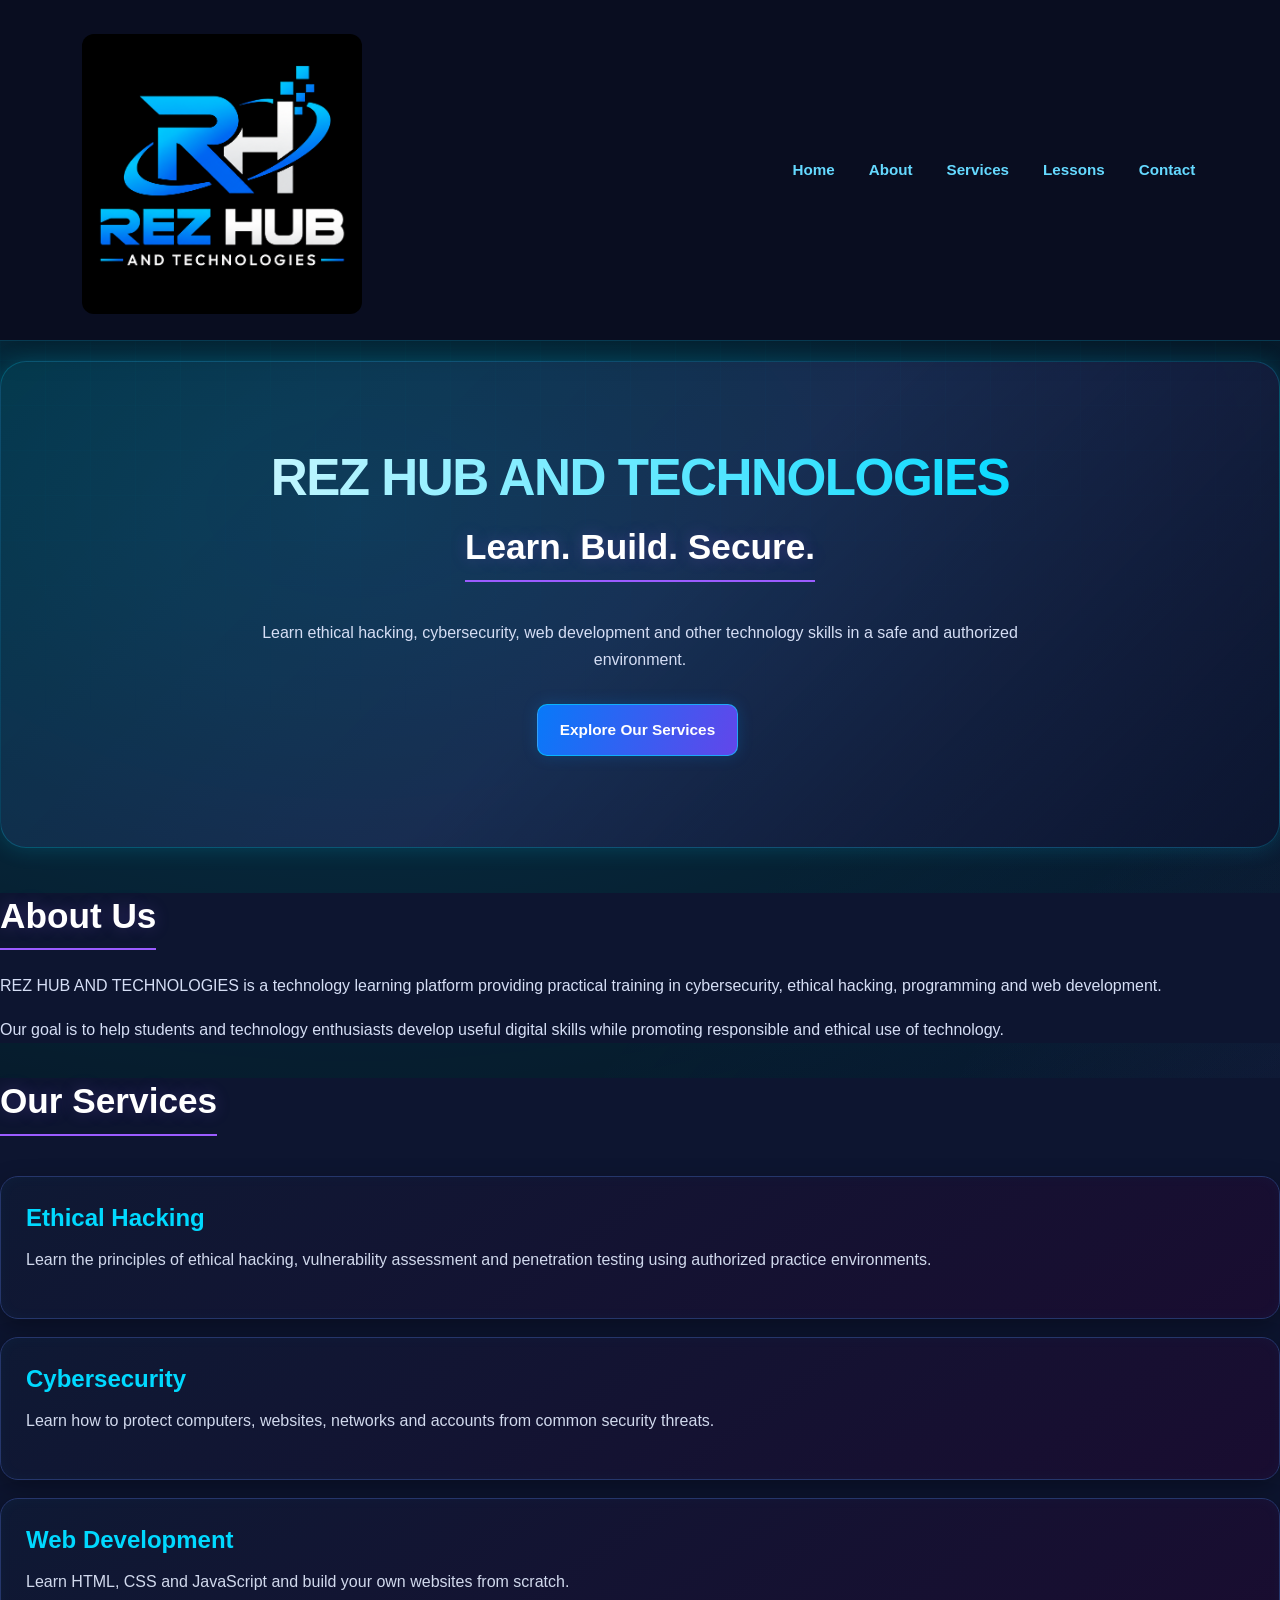
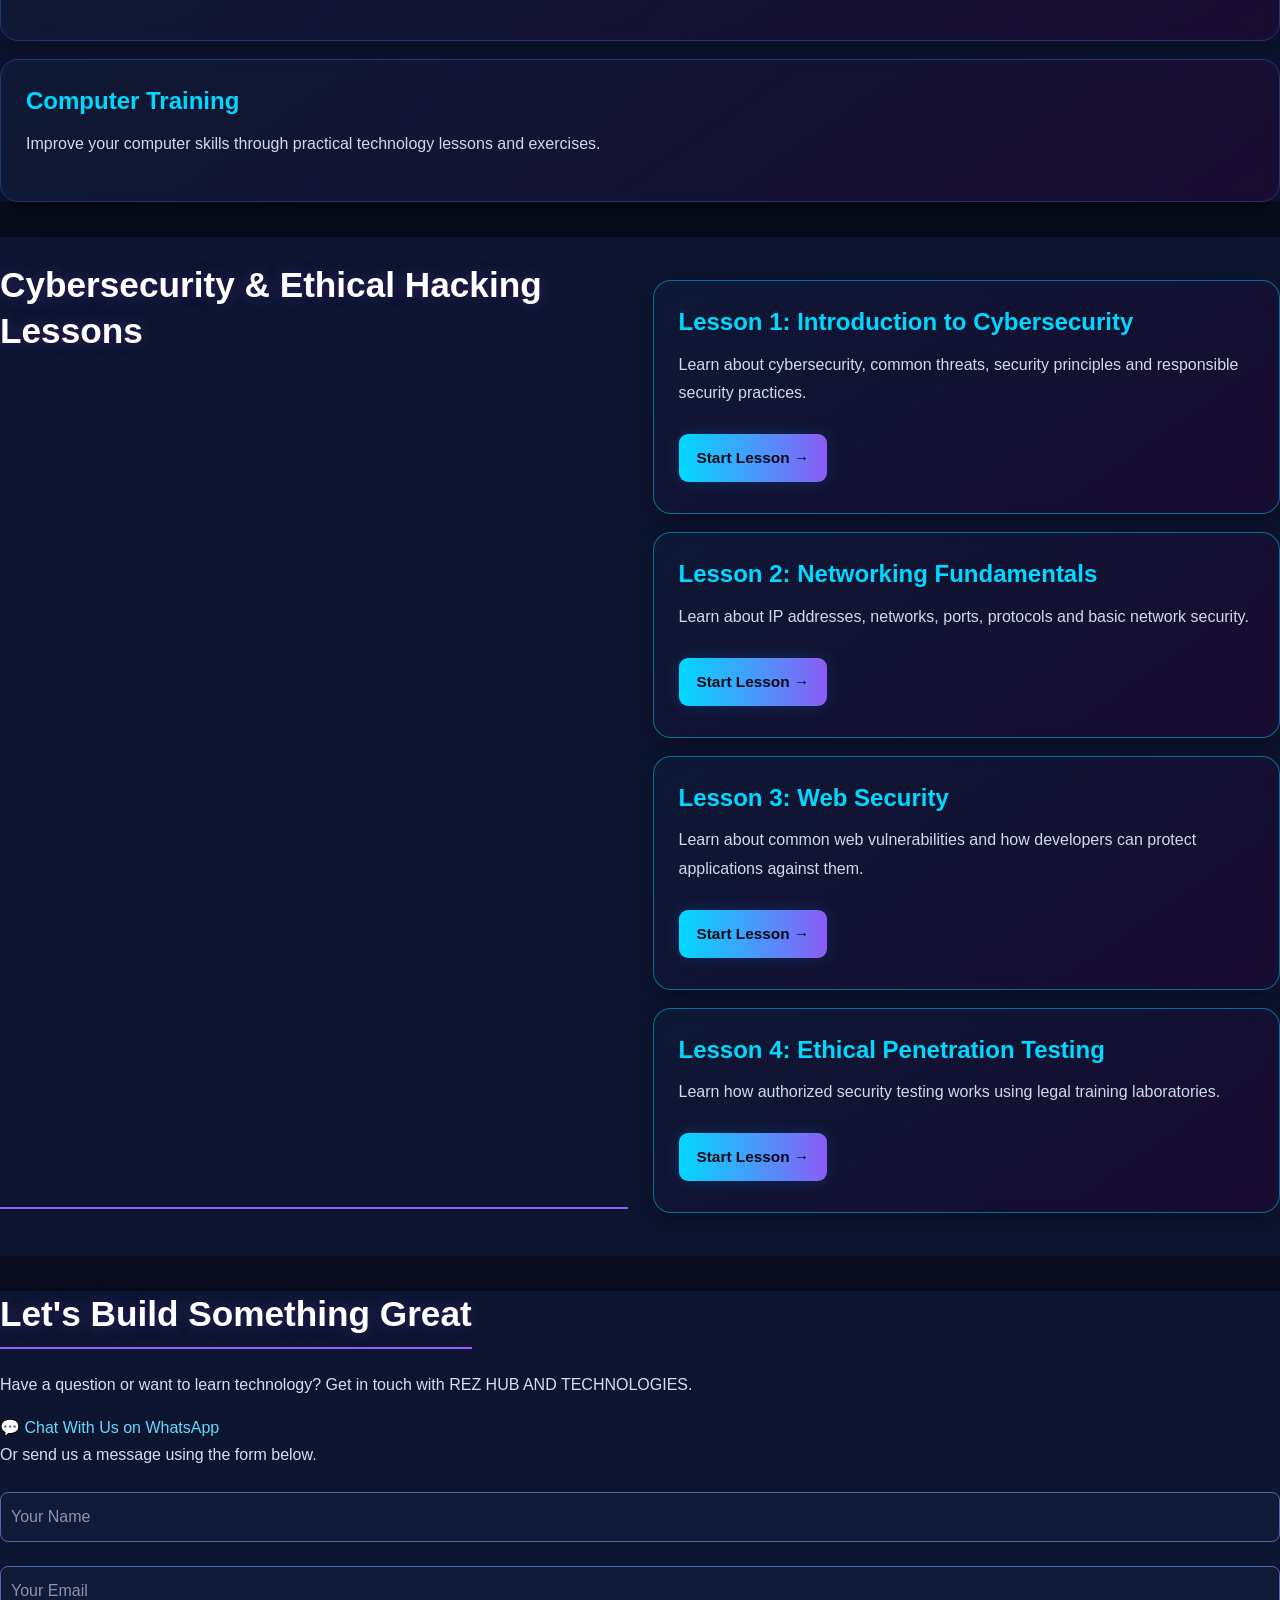
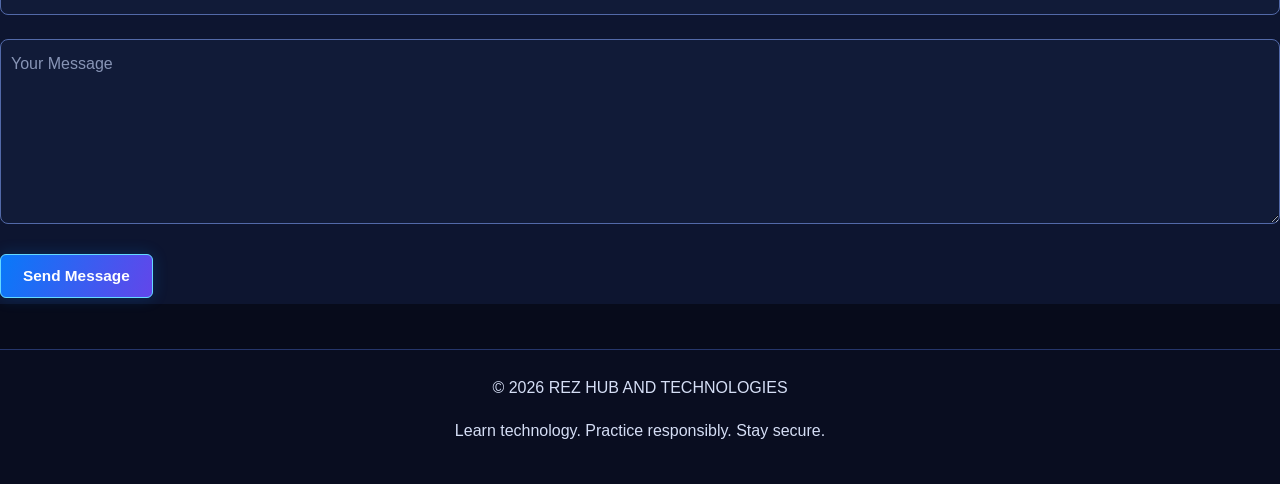
<file: index.html>
<!DOCTYPE html>
<html lang="en">
<head>
    <meta charset="UTF-8">
    <meta name="viewport" content="width=device-width, initial-scale=1.0">

    <title>REZ HUB AND TECHNOLOGIES</title>

    <link rel="stylesheet" href="style.css">
</head>

<body>

    <!-- Navigation Bar -->
    <header>
        <nav class="navbar">

   
<div class="logo">
    <a href="#home" class="logo-link">
        <img
            src="REZ%20LOGO%20copy.png"
            alt="REZ HUB AND TECHNOLOGIES Logo"
            class="logo-image"
        >
    </a>
</div>

<button
    class="nav-toggle"
    type="button"
    aria-label="Open navigation menu"
    aria-expanded="false"
    aria-controls="nav-links"
>
    <span></span>
    <span></span>
    <span></span>
</button>

<ul class="nav-links" id="nav-links">
    <li><a href="#home">Home</a></li>
    <li><a href="#about">About</a></li>
    <li><a href="#services">Services</a></li>
    <li><a href="#lessons">Lessons</a></li>
    <li><a href="#contact">Contact</a></li>
</ul>

</nav>
</header>

    <!-- Home Section -->
    <section id="home" class="hero">

        <div class="hero-content">

            <h1>REZ HUB AND TECHNOLOGIES</h1>

            <h2>Learn. Build. Secure.</h2>

            <p>
                Learn ethical hacking, cybersecurity, web development
                and other technology skills in a safe and authorized environment.
            </p>

            <a href="#services" class="button">
                Explore Our Services
            </a>

        </div>

    </section>


    <!-- About Section -->
    <section id="about" class="section">

        <h2>About Us</h2>

        <p>
            REZ HUB AND TECHNOLOGIES is a technology learning platform
            providing practical training in cybersecurity, ethical hacking,
            programming and web development.
        </p>

        <p>
            Our goal is to help students and technology enthusiasts develop
            useful digital skills while promoting responsible and ethical
            use of technology.
        </p>


    </section>


    <!-- Services Section -->
    <section id="services" class="section">

        <h2>Our Services</h2>

        <div class="cards">

            <div class="card">
                <h3>Ethical Hacking</h3>

                <p>
                    Learn the principles of ethical hacking, vulnerability
                    assessment and penetration testing using authorized
                    practice environments.
                </p>
            </div>


            <div class="card">
                <h3>Cybersecurity</h3>

                <p>
                    Learn how to protect computers, websites, networks
                    and accounts from common security threats.
                </p>
            </div>


            <div class="card">
                <h3>Web Development</h3>

                <p>
                    Learn HTML, CSS and JavaScript and build your own
                    websites from scratch.
                </p>
            </div>


            <div class="card">
                <h3>Computer Training</h3>

                <p>
                    Improve your computer skills through practical
                    technology lessons and exercises.
                </p>
            </div>

        </div>

    </section>


    <!-- Lessons Section -->
    <section id="lessons" class="section lessons">

        <h2>Cybersecurity & Ethical Hacking Lessons</h2>

        <div class="lesson-list">

          


<div class="lesson">
    <h3>Lesson 1: Introduction to Cybersecurity</h3>
    <p>
        Learn about cybersecurity, common threats, security
        principles and responsible security practices.
    </p>
    <a href="https://lewis78-svg.github.io/REZ-HUB/lesson1.html"
       class="lesson-button">
        Start Lesson →
    </a>
</div>

           
<div class="lesson">
    <h3>Lesson 2: Networking Fundamentals</h3>
    <p>
        Learn about IP addresses, networks, ports, protocols
        and basic network security.
    </p>

    <a href="lesson2.html" class="lesson-button">
        Start Lesson →
    </a>
</div>



           
<div class="lesson">
    <h3>Lesson 3: Web Security</h3>
    <p>
        Learn about common web vulnerabilities and how developers
        can protect applications against them.
    </p>

    <a href="lesson3.html" class="lesson-button">
        Start Lesson →
    </a>
</div>

            
<div class="lesson">
    <h3>Lesson 4: Ethical Penetration Testing</h3>
    <p>
        Learn how authorized security testing works using
        legal training laboratories.
    </p>

    <a href="lesson4.html" class="lesson-button">
        Start Lesson →
    </a>
</div>

        </div>

    </section>


   
<!-- Contact Section -->
<section id="contact" class="contact-section">

    <h2>Let's Build Something Great</h2>

    <p>
        Have a question or want to learn technology?
        Get in touch with REZ HUB AND TECHNOLOGIES.
    </p>

    <a
        href="https://wa.me/254114968244"
        target="_blank"
        rel="noopener noreferrer"
        class="whatsapp-button"
    >
        💬 Chat With Us on WhatsApp
    </a>

    <p>Or send us a message using the form below.</p>

    <form action="https://formspree.io/f/moevoraz" method="POST">

        <input
            type="text"
            name="name"
            placeholder="Your Name"
            required
        >

        <input
            type="email"
            name="email"
            placeholder="Your Email"
            required
        >

        <textarea
            name="message"
            placeholder="Your Message"
            rows="6"
            required
        ></textarea>

        <input
            type="hidden"
            name="subject"
            value="New Message from REZ HUB AND TECHNOLOGIES"
        >

        <button type="submit">Send Message</button>

    </form>

</section>


    <!-- Footer -->
    <footer>

        <p>
            © 2026 REZ HUB AND TECHNOLOGIES
        </p>

        <p>
            Learn technology. Practice responsibly. Stay secure.
        </p>

    </footer>


    <script src="script.js"></script>

</body>
</html>
</file>
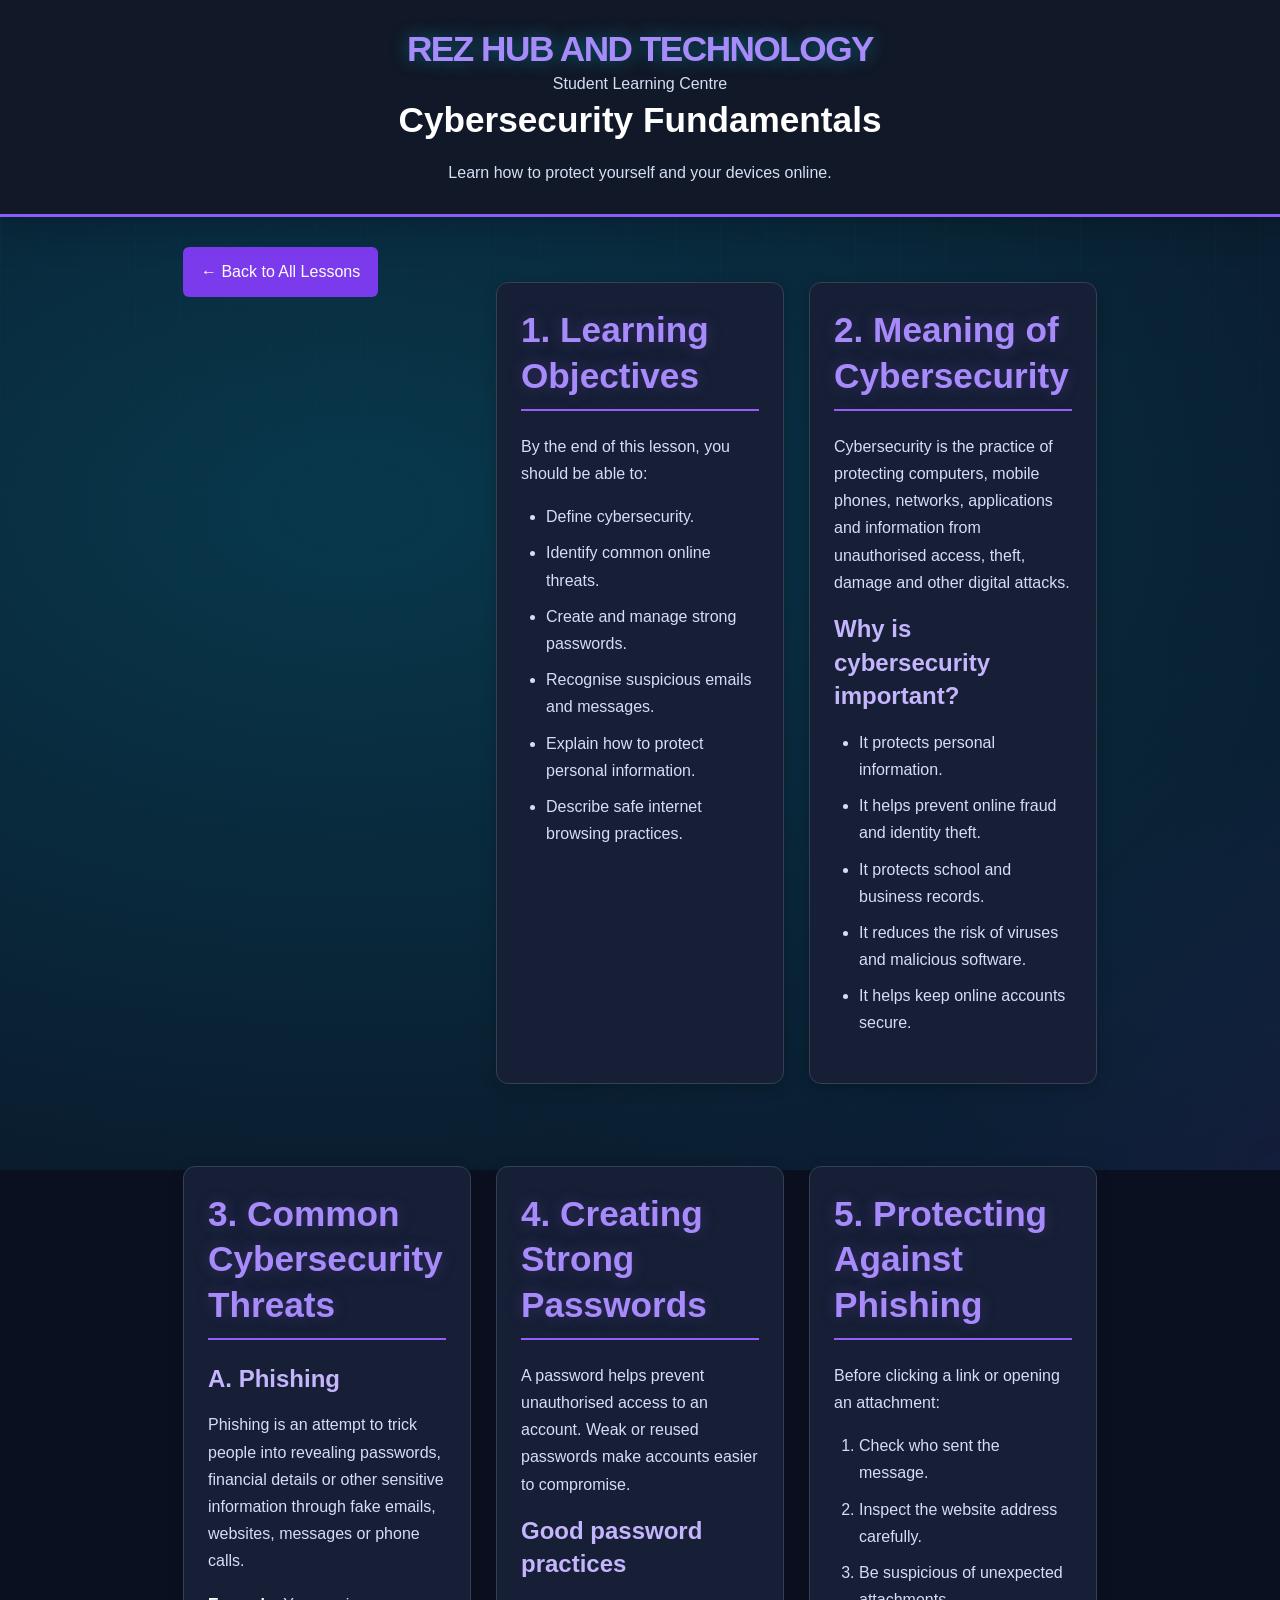
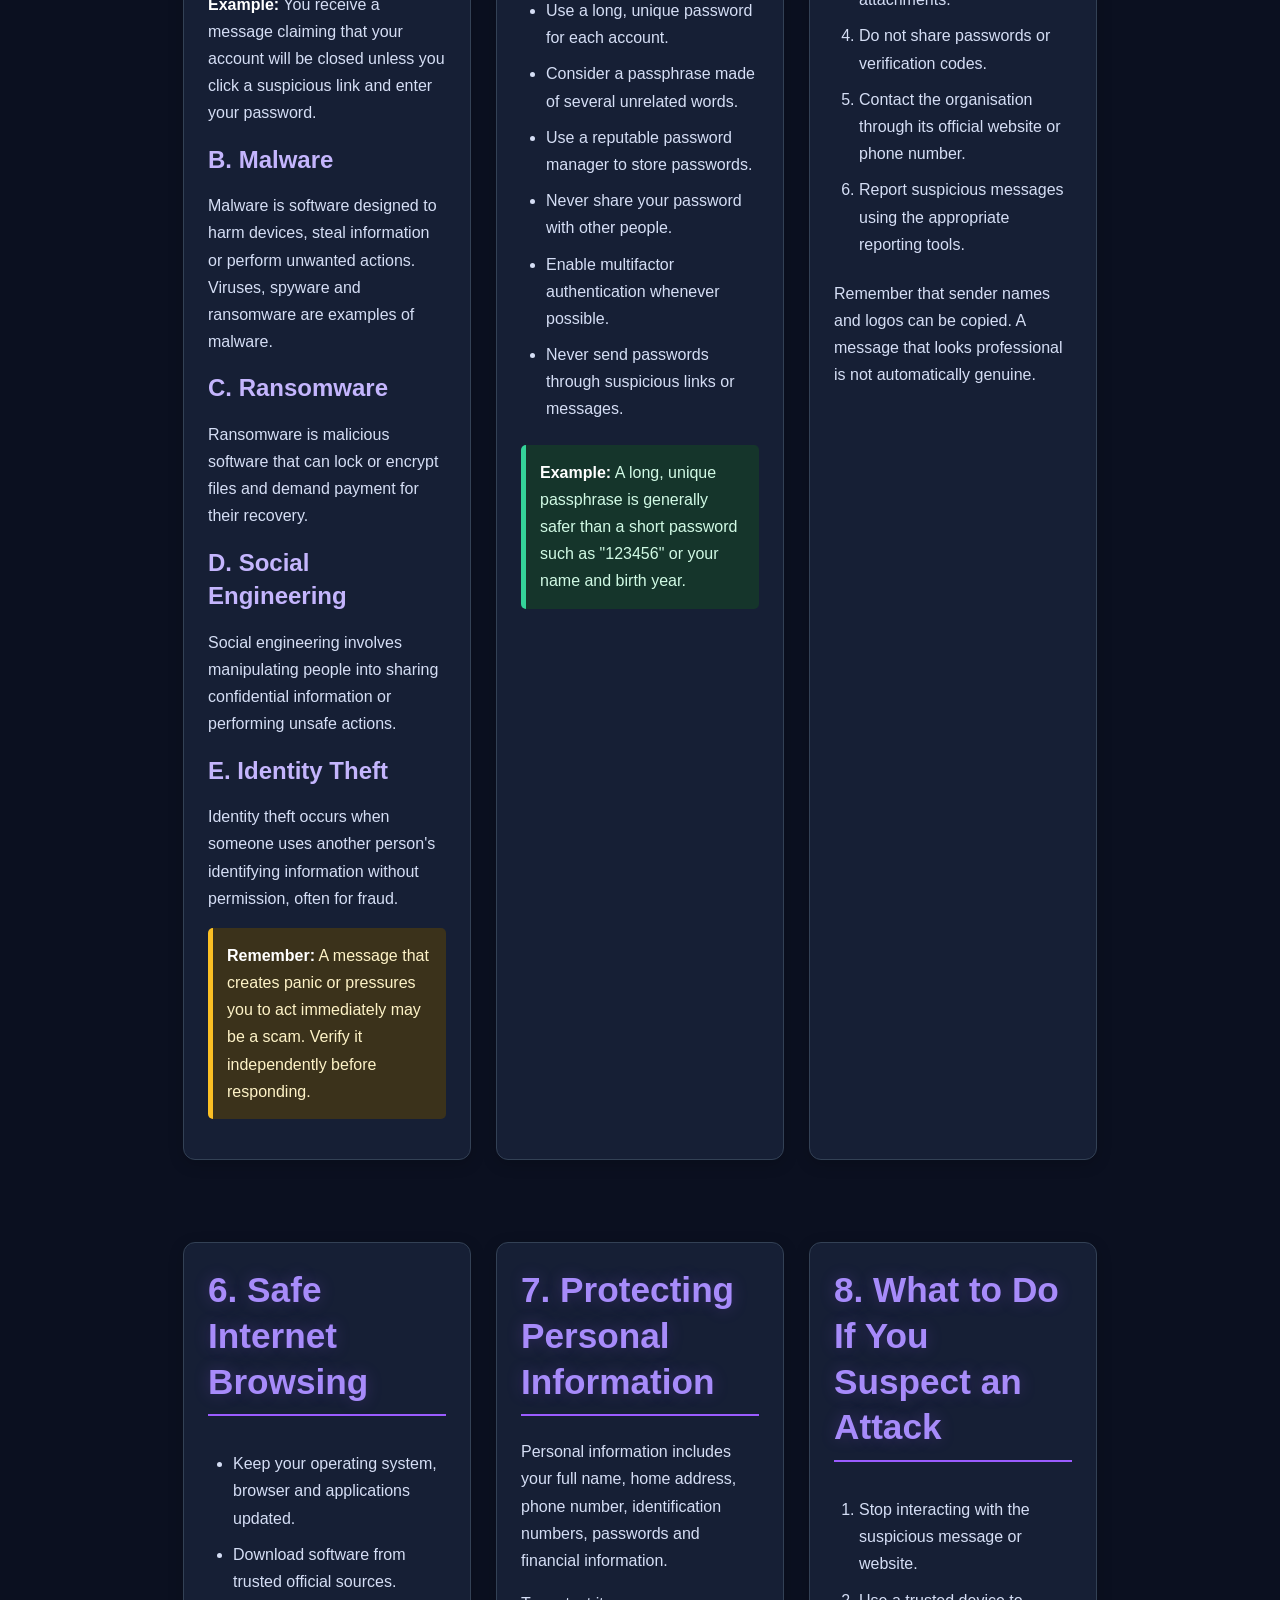
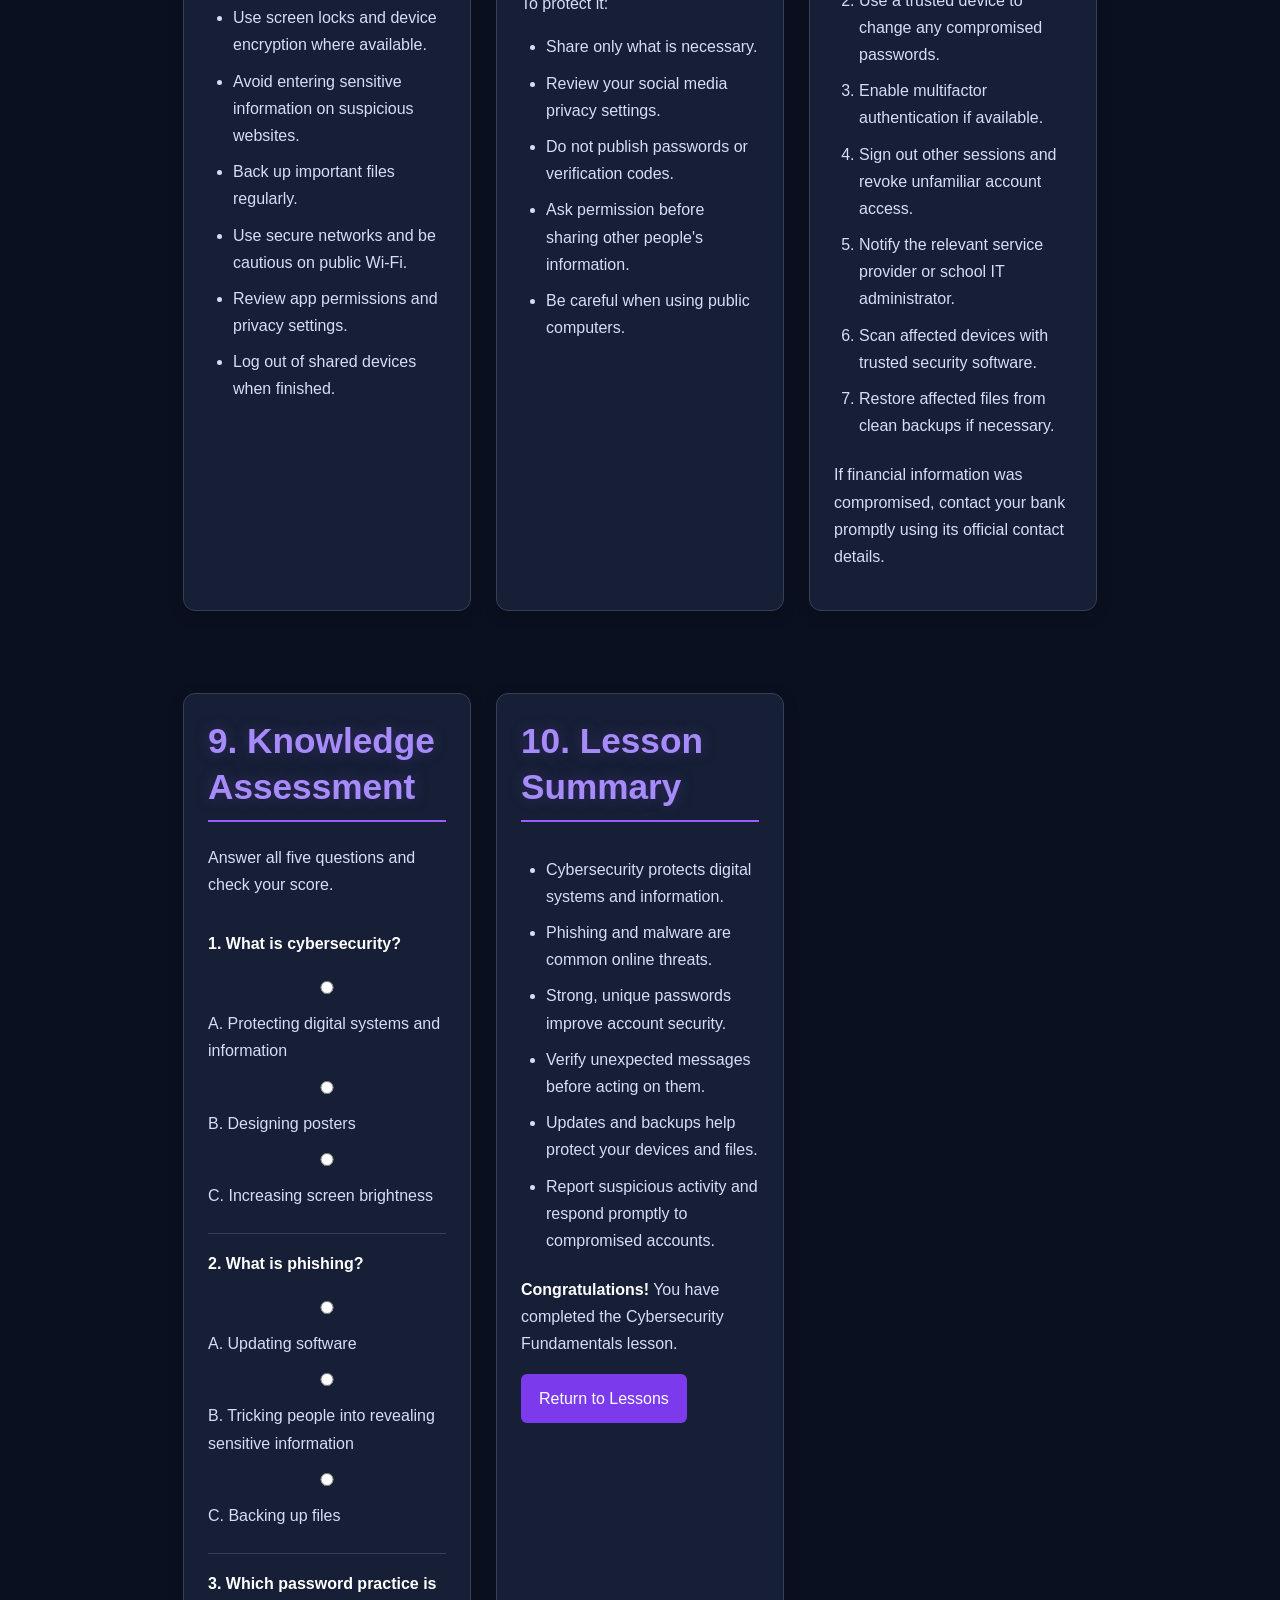
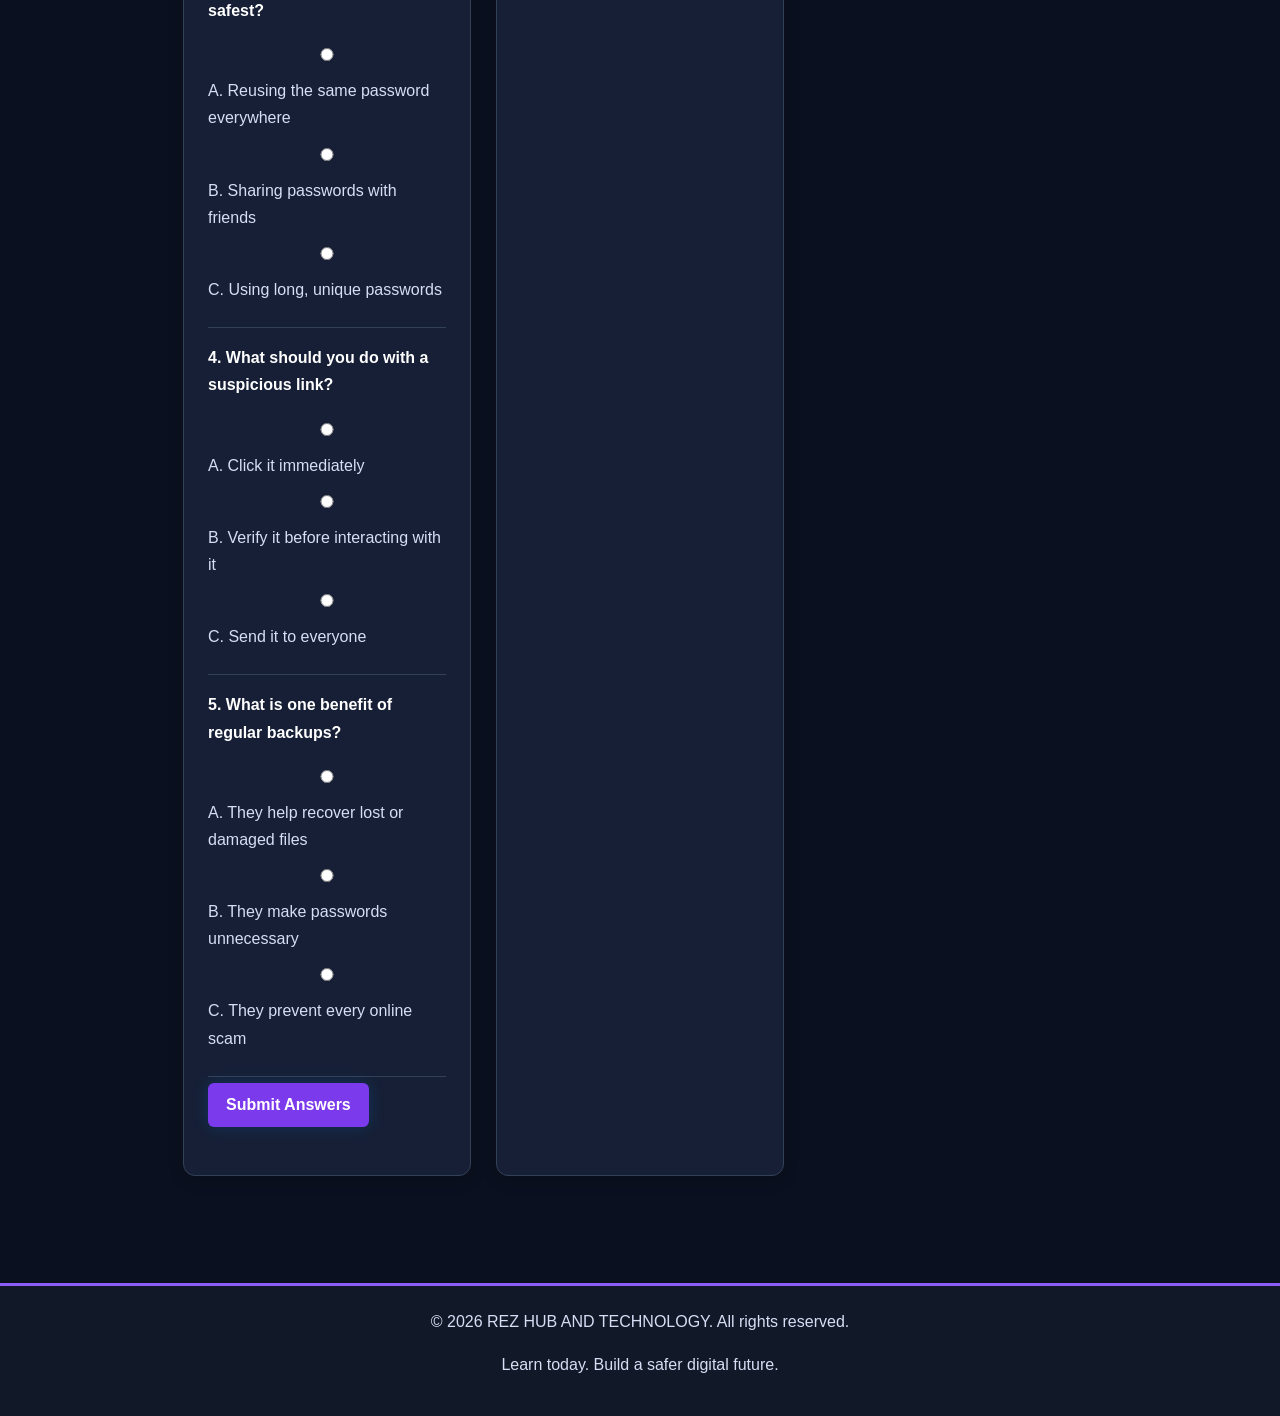
<file: cybersecurity.html>
<!DOCTYPE html>
<html lang="en">
<head>
  <meta charset="UTF-8">
  <meta name="viewport" content="width=device-width, initial-scale=1.0">
  <meta name="description" content="Learn cybersecurity fundamentals, password safety, phishing prevention and online security with REZ HUB.">
  <title>Cybersecurity Fundamentals | REZ HUB</title>
  <link rel="stylesheet" href="style.css">

 
<style>
  body {
    margin: 0;
    background: #0b1020;
    color: #e5e7eb;
    font-family: Arial, sans-serif;
    line-height: 1.7;
  }

  .lesson-header {
    background: #111827;
    color: #ffffff;
    padding: 28px 20px;
    text-align: center;
    border-bottom: 3px solid #8b5cf6;
  }

  .lesson-header h1 {
    margin: 0;
    color: #a78bfa;
  }

  .lesson-header p {
    margin-bottom: 0;
  }

  .lesson-container {
    max-width: 950px;
    margin: 30px auto;
    padding: 0 18px 40px;
  }

  .lesson-section {
    background: #161f35;
    color: #e5e7eb;
    padding: 24px;
    margin-bottom: 22px;
    border-radius: 12px;
    border: 1px solid #334155;
    box-shadow: 0 4px 15px #00000030;
  }

  .lesson-section h2 {
    color: #a78bfa;
    margin-top: 0;
  }

  .lesson-section h3 {
    color: #c4b5fd;
  }

  .lesson-section strong {
    color: #ffffff;
  }

  .lesson-section a:not(.back-link) {
    color: #93c5fd;
  }

  .back-link,
  .quiz-button {
    display: inline-block;
    background: #7c3aed;
    color: #ffffff;
    text-decoration: none;
    border: none;
    border-radius: 6px;
    padding: 11px 18px;
    cursor: pointer;
    font-size: 16px;
  }

  .back-link:hover,
  .quiz-button:hover {
    background: #6d28d9;
  }

  .tip {
    background: #3b321b;
    color: #fef3c7;
    border-left: 5px solid #fbbf24;
    padding: 14px;
    margin: 16px 0;
    border-radius: 5px;
  }

  .safe {
    background: #15352b;
    color: #d1fae5;
    border-left: 5px solid #34d399;
    padding: 14px;
    margin: 16px 0;
    border-radius: 5px;
  }

  .quiz-question {
    border-bottom: 1px solid #334155;
    padding: 16px 0;
  }

  .quiz-question label {
    display: block;
    margin: 8px 0;
    cursor: pointer;
  }

  .quiz-question input {
    accent-color: #a78bfa;
  }

  #quizResult {
    color: #86efac;
    font-weight: bold;
    margin-top: 18px;
  }

  footer {
    text-align: center;
    padding: 22px;
    background: #111827;
    color: #d1d5db;
    border-top: 3px solid #8b5cf6;
  }

  @media (max-width: 600px) {
    .lesson-container {
      margin: 18px auto;
      padding: 0 12px 28px;
    }

    .lesson-section {
      padding: 18px;
    }

    .lesson-header h1 {
      font-size: 25px;
    }
  }
</style>

</head>

<body>

  <header class="lesson-header">
    <h1>REZ HUB AND TECHNOLOGY</h1>
    <p>Student Learning Centre</p>
    <h2>Cybersecurity Fundamentals</h2>
    <p>Learn how to protect yourself and your devices online.</p>
  </header>

  <main class="lesson-container">

    <p>
      <a class="back-link" href="lessons.html">
        &larr; Back to All Lessons
      </a>
    </p>

    <section class="lesson-section">
      <h2>1. Learning Objectives</h2>
      <p>By the end of this lesson, you should be able to:</p>
      <ul>
        <li>Define cybersecurity.</li>
        <li>Identify common online threats.</li>
        <li>Create and manage strong passwords.</li>
        <li>Recognise suspicious emails and messages.</li>
        <li>Explain how to protect personal information.</li>
        <li>Describe safe internet browsing practices.</li>
      </ul>
    </section>

    <section class="lesson-section">
      <h2>2. Meaning of Cybersecurity</h2>
      <p>
        Cybersecurity is the practice of protecting computers, mobile
        phones, networks, applications and information from unauthorised
        access, theft, damage and other digital attacks.
      </p>

      <h3>Why is cybersecurity important?</h3>
      <ul>
        <li>It protects personal information.</li>
        <li>It helps prevent online fraud and identity theft.</li>
        <li>It protects school and business records.</li>
        <li>It reduces the risk of viruses and malicious software.</li>
        <li>It helps keep online accounts secure.</li>
      </ul>
    </section>

    <section class="lesson-section">
      <h2>3. Common Cybersecurity Threats</h2>

      <h3>A. Phishing</h3>
      <p>
        Phishing is an attempt to trick people into revealing passwords,
        financial details or other sensitive information through fake
        emails, websites, messages or phone calls.
      </p>
      <p>
        <strong>Example:</strong> You receive a message claiming that your
        account will be closed unless you click a suspicious link and
        enter your password.
      </p>

      <h3>B. Malware</h3>
      <p>
        Malware is software designed to harm devices, steal information
        or perform unwanted actions. Viruses, spyware and ransomware are
        examples of malware.
      </p>

      <h3>C. Ransomware</h3>
      <p>
        Ransomware is malicious software that can lock or encrypt files
        and demand payment for their recovery.
      </p>

      <h3>D. Social Engineering</h3>
      <p>
        Social engineering involves manipulating people into sharing
        confidential information or performing unsafe actions.
      </p>

      <h3>E. Identity Theft</h3>
      <p>
        Identity theft occurs when someone uses another person's
        identifying information without permission, often for fraud.
      </p>

      <div class="tip">
        <strong>Remember:</strong> A message that creates panic or
        pressures you to act immediately may be a scam. Verify it
        independently before responding.
      </div>
    </section>

    <section class="lesson-section">
      <h2>4. Creating Strong Passwords</h2>
      <p>
        A password helps prevent unauthorised access to an account.
        Weak or reused passwords make accounts easier to compromise.
      </p>

      <h3>Good password practices</h3>
      <ul>
        <li>Use a long, unique password for each account.</li>
        <li>Consider a passphrase made of several unrelated words.</li>
        <li>Use a reputable password manager to store passwords.</li>
        <li>Never share your password with other people.</li>
        <li>Enable multifactor authentication whenever possible.</li>
        <li>Never send passwords through suspicious links or messages.</li>
      </ul>

      <div class="safe">
        <strong>Example:</strong> A long, unique passphrase is generally
        safer than a short password such as "123456" or your name and
        birth year.
      </div>
    </section>

    <section class="lesson-section">
      <h2>5. Protecting Against Phishing</h2>
      <p>Before clicking a link or opening an attachment:</p>
      <ol>
        <li>Check who sent the message.</li>
        <li>Inspect the website address carefully.</li>
        <li>Be suspicious of unexpected attachments.</li>
        <li>Do not share passwords or verification codes.</li>
        <li>Contact the organisation through its official website or phone number.</li>
        <li>Report suspicious messages using the appropriate reporting tools.</li>
      </ol>

      <p>
        Remember that sender names and logos can be copied. A message
        that looks professional is not automatically genuine.
      </p>
    </section>

    <section class="lesson-section">
      <h2>6. Safe Internet Browsing</h2>
      <ul>
        <li>Keep your operating system, browser and applications updated.</li>
        <li>Download software from trusted official sources.</li>
        <li>Use screen locks and device encryption where available.</li>
        <li>Avoid entering sensitive information on suspicious websites.</li>
        <li>Back up important files regularly.</li>
        <li>Use secure networks and be cautious on public Wi-Fi.</li>
        <li>Review app permissions and privacy settings.</li>
        <li>Log out of shared devices when finished.</li>
      </ul>
    </section>

    <section class="lesson-section">
      <h2>7. Protecting Personal Information</h2>
      <p>
        Personal information includes your full name, home address,
        phone number, identification numbers, passwords and financial
        information.
      </p>
      <p>To protect it:</p>
      <ul>
        <li>Share only what is necessary.</li>
        <li>Review your social media privacy settings.</li>
        <li>Do not publish passwords or verification codes.</li>
        <li>Ask permission before sharing other people's information.</li>
        <li>Be careful when using public computers.</li>
      </ul>
    </section>

    <section class="lesson-section">
      <h2>8. What to Do If You Suspect an Attack</h2>
      <ol>
        <li>Stop interacting with the suspicious message or website.</li>
        <li>Use a trusted device to change any compromised passwords.</li>
        <li>Enable multifactor authentication if available.</li>
        <li>Sign out other sessions and revoke unfamiliar account access.</li>
        <li>Notify the relevant service provider or school IT administrator.</li>
        <li>Scan affected devices with trusted security software.</li>
        <li>Restore affected files from clean backups if necessary.</li>
      </ol>
      <p>
        If financial information was compromised, contact your bank
        promptly using its official contact details.
      </p>
    </section>

    <section class="lesson-section">
      <h2>9. Knowledge Assessment</h2>
      <p>Answer all five questions and check your score.</p>

      <form id="quizForm">

        <div class="quiz-question">
          <p><strong>1. What is cybersecurity?</strong></p>
          <label><input type="radio" name="q1" value="a" required>
            A. Protecting digital systems and information</label>
          <label><input type="radio" name="q1" value="b">
            B. Designing posters</label>
          <label><input type="radio" name="q1" value="c">
            C. Increasing screen brightness</label>
        </div>

        <div class="quiz-question">
          <p><strong>2. What is phishing?</strong></p>
          <label><input type="radio" name="q2" value="a" required>
            A. Updating software</label>
          <label><input type="radio" name="q2" value="b">
            B. Tricking people into revealing sensitive information</label>
          <label><input type="radio" name="q2" value="c">
            C. Backing up files</label>
        </div>

        <div class="quiz-question">
          <p><strong>3. Which password practice is safest?</strong></p>
          <label><input type="radio" name="q3" value="a" required>
            A. Reusing the same password everywhere</label>
          <label><input type="radio" name="q3" value="b">
            B. Sharing passwords with friends</label>
          <label><input type="radio" name="q3" value="c">
            C. Using long, unique passwords</label>
        </div>

        <div class="quiz-question">
          <p><strong>4. What should you do with a suspicious link?</strong></p>
          <label><input type="radio" name="q4" value="a" required>
            A. Click it immediately</label>
          <label><input type="radio" name="q4" value="b">
            B. Verify it before interacting with it</label>
          <label><input type="radio" name="q4" value="c">
            C. Send it to everyone</label>
        </div>

        <div class="quiz-question">
          <p><strong>5. What is one benefit of regular backups?</strong></p>
          <label><input type="radio" name="q5" value="a" required>
            A. They help recover lost or damaged files</label>
          <label><input type="radio" name="q5" value="b">
            B. They make passwords unnecessary</label>
          <label><input type="radio" name="q5" value="c">
            C. They prevent every online scam</label>
        </div>

        <button class="quiz-button" type="submit">
          Submit Answers
        </button>

        <p id="quizResult" role="status" aria-live="polite"></p>
      </form>
    </section>

    <section class="lesson-section">
      <h2>10. Lesson Summary</h2>
      <ul>
        <li>Cybersecurity protects digital systems and information.</li>
        <li>Phishing and malware are common online threats.</li>
        <li>Strong, unique passwords improve account security.</li>
        <li>Verify unexpected messages before acting on them.</li>
        <li>Updates and backups help protect your devices and files.</li>
        <li>Report suspicious activity and respond promptly to compromised accounts.</li>
      </ul>

      <p>
        <strong>Congratulations!</strong> You have completed the
        Cybersecurity Fundamentals lesson.
      </p>

      <a class="back-link" href="lessons.html">
        Return to Lessons
      </a>
    </section>

  </main>

  <footer>
    <p>&copy; 2026 REZ HUB AND TECHNOLOGY. All rights reserved.</p>
    <p>Learn today. Build a safer digital future.</p>
  </footer>

  <script>
    const quizForm = document.getElementById("quizForm");
    const quizResult = document.getElementById("quizResult");

    const answers = {
      q1: "a",
      q2: "b",
      q3: "c",
      q4: "b",
      q5: "a"
    };

    quizForm.addEventListener("submit", function(event) {
      event.preventDefault();

      let score = 0;

      for (const question in answers) {
        const selected = quizForm.querySelector(
          'input[name="' + question + '"]:checked'
        );

        if (selected && selected.value === answers[question]) {
          score++;
        }
      }

      const percentage = Math.round((score / 5) * 100);

      quizResult.textContent =
        "Your score: " + score + "/5 (" + percentage + "%). " +
        (score === 5
          ? "Excellent work! You have mastered the basics."
          : "Review the lesson and try again.");

      quizResult.scrollIntoView({
        behavior: "smooth",
        block: "center"
      });
    });
  </script>

</body>
</html>
</file>
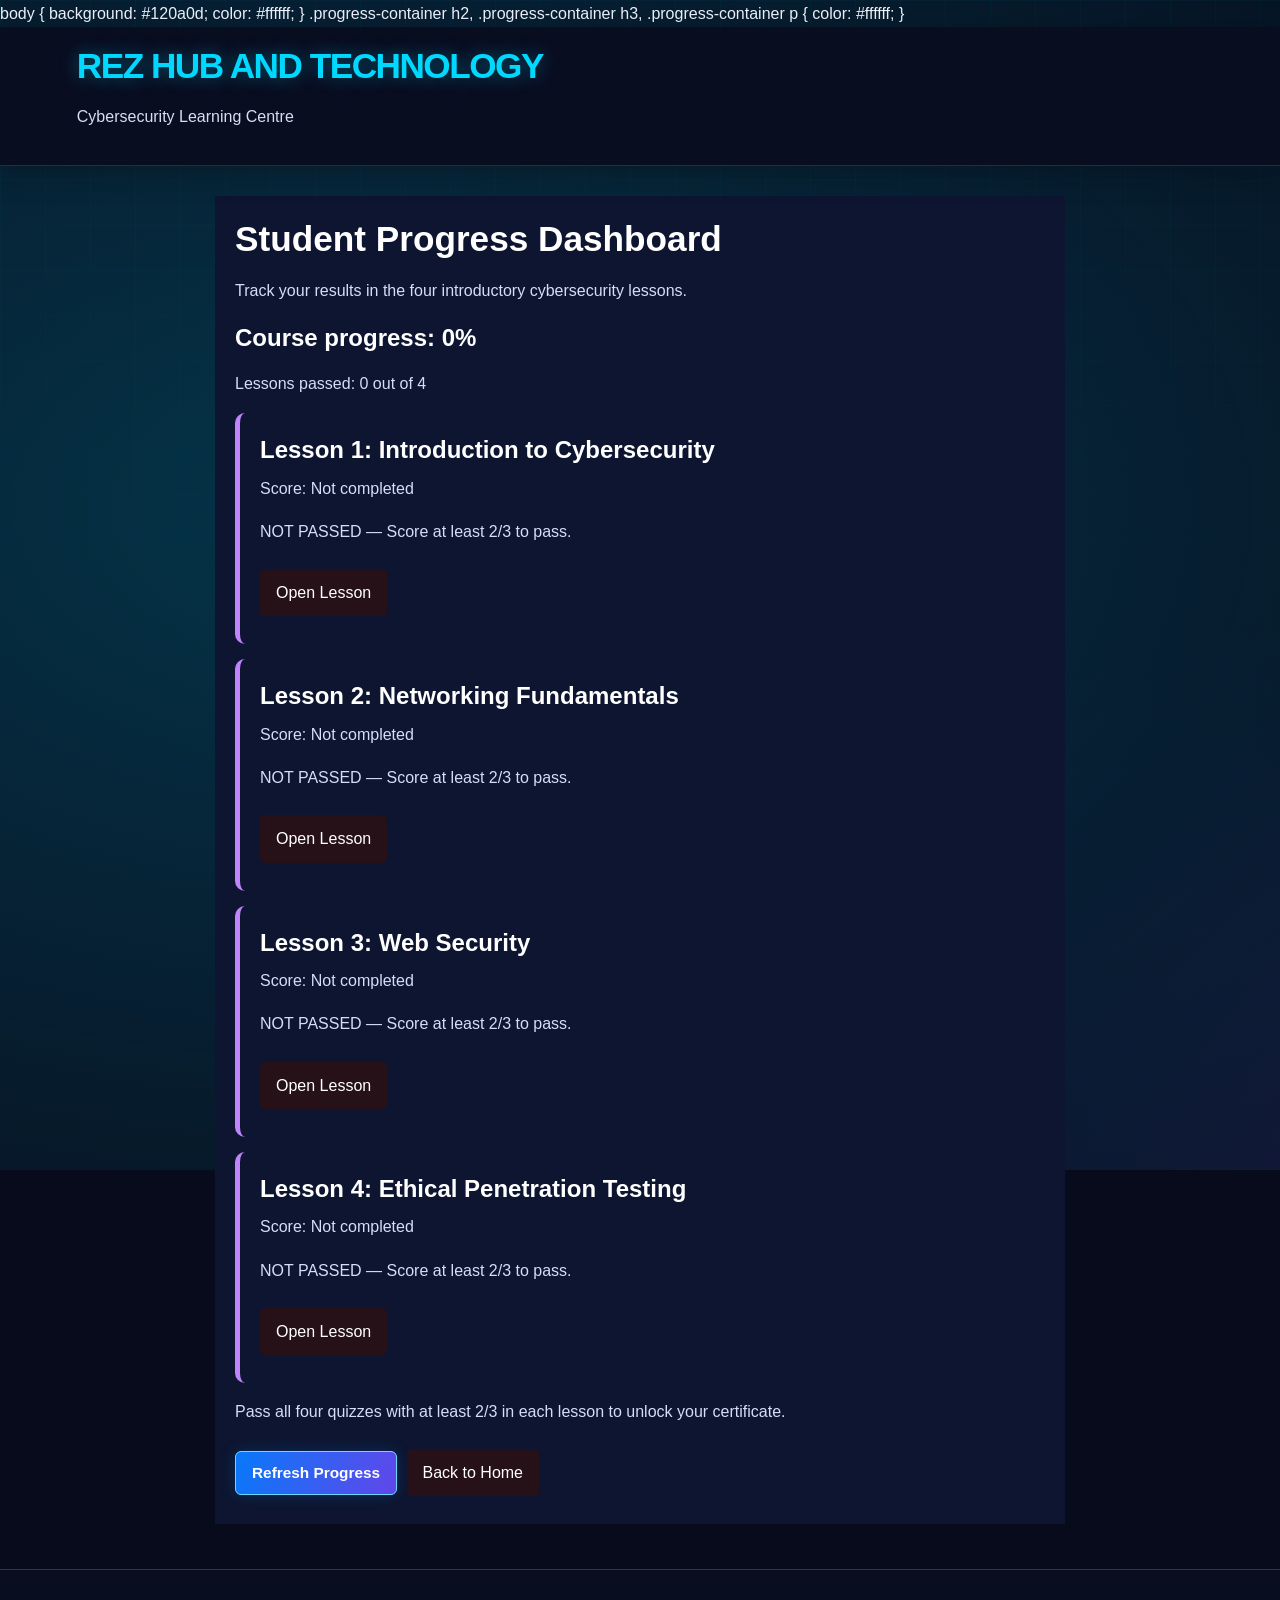
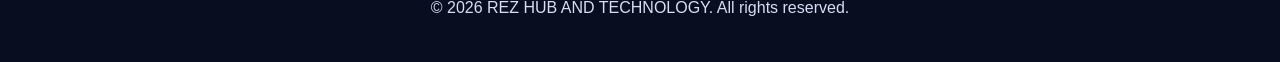
<file: progress.html>
<!DOCTYPE html>
<html lang="en">
<head>
    <meta charset="UTF-8">
    <meta name="viewport" content="width=device-width, initial-scale=1.0">
    <title>Student Progress | REZ HUB</title>
    <link rel="stylesheet" href="style.css">

    <style>
        .progress-container {
            max-width: 850px;
            margin: 30px auto;
            padding: 20px;
        }

.progress-card {
    background: #0d1530;
    color: #ffffff;
    padding: 20px;
    margin: 15px 0;
    border-radius: 10px;
    border-left: 5px solid #65d9ff;
}

.progress-card h3 {
    margin-bottom: 8px;
    color: #ffffff;
}

.passed {
    border-left-color: #65d9ff;
}

.not-passed {
    border-left-color: #c084fc;
}

.progress-fill {
    height: 100%;
    width: 0%;
    background: #65d9ff;
    transition: width 0.4s;
}

        .dashboard-link {
            display: inline-block;
            padding: 10px 16px;
            margin: 8px 5px 8px 0;
            background: #271119;
            color: white;
            text-decoration: none;
            border-radius: 5px;
        }

        .dashboard-button {
            padding: 10px 16px;
            margin: 8px 5px 8px 0;
            cursor: pointer;
        }
    </style>
    body {
    background: #120a0d;
    color: #ffffff;
}

.progress-container h2,
.progress-container h3,
.progress-container p {
    color: #ffffff;
}
</head>

<body>

<header>
    <h1>REZ HUB AND TECHNOLOGY</h1>
    <p>Cybersecurity Learning Centre</p>
</header>

<main class="section progress-container">

    <h2>Student Progress Dashboard</h2>

    <p>Track your results in the four introductory cybersecurity lessons.</p>

    <h3 id="overallProgress">Course progress: 0%</h3>

    <div
        class="progress-track"
        role="progressbar"
        aria-label="Course completion"
        aria-valuemin="0"
        aria-valuemax="100"
        aria-valuenow="0"
        id="progressTrack"
    >
        <div class="progress-fill" id="progressFill"></div>
    </div>

    <p id="passedCount">Lessons passed: 0 out of 4</p>

    <div id="lessonCards"></div>

    <div id="certificateArea"></div>

    <button type="button" class="dashboard-button" id="refreshButton">
        Refresh Progress
    </button>

    <a href="index.html" class="dashboard-link">Back to Home</a>

</main>

<footer>
    <p>&copy; 2026 REZ HUB AND TECHNOLOGY. All rights reserved.</p>
</footer>

<script>
document.addEventListener("DOMContentLoaded", function () {

    const lessons = [
        {
            title: "Lesson 1: Introduction to Cybersecurity",
            scoreKey: "lesson1Score",
            link: "lesson1.html"
        },
        {
            title: "Lesson 2: Networking Fundamentals",
            scoreKey: "lesson2Score",
            link: "lesson2.html"
        },
        {
            title: "Lesson 3: Web Security",
            scoreKey: "lesson3Score",
            link: "lesson3.html"
        },
        {
            title: "Lesson 4: Ethical Penetration Testing",
            scoreKey: "lesson4Score",
            link: "lesson4.html"
        }
    ];

    const lessonCards = document.getElementById("lessonCards");
    const overallProgress = document.getElementById("overallProgress");
    const passedCount = document.getElementById("passedCount");
    const progressFill = document.getElementById("progressFill");
    const progressTrack = document.getElementById("progressTrack");
    const certificateArea = document.getElementById("certificateArea");

    function showProgress() {
        lessonCards.replaceChildren();
        certificateArea.replaceChildren();

        let passed = 0;

        lessons.forEach(function (lesson, index) {
            const storedScore = localStorage.getItem(lesson.scoreKey);
            const score = storedScore === null ? null : Number(storedScore);
            const validScore = score !== null &&
                Number.isFinite(score) &&
                score >= 0 &&
                score <= 3;

            const hasPassed = validScore && score >= 2;

            if (hasPassed) {
                passed++;
            }

            const card = document.createElement("div");
            card.className = "progress-card " +
                (hasPassed ? "passed" : "not-passed");

            const heading = document.createElement("h3");
            heading.textContent = lesson.title;

            const scoreText = document.createElement("p");
            scoreText.className = "score";
            scoreText.textContent = "Score: " +
                (validScore ? score + "/3" : "Not completed");

            const status = document.createElement("p");
            status.textContent = hasPassed
                ? "PASSED — You may proceed."
                : "NOT PASSED — Score at least 2/3 to pass.";

            const link = document.createElement("a");
            link.href = lesson.link;
            link.className = "dashboard-link";
            link.textContent = hasPassed
                ? "Review Lesson"
                : "Open Lesson";

            card.append(heading, scoreText, status, link);
            lessonCards.appendChild(card);
        });

        const percentage = Math.round((passed / lessons.length) * 100);

        overallProgress.textContent = "Course progress: " + percentage + "%";
        passedCount.textContent = "Lessons passed: " +
            passed + " out of " + lessons.length;

        progressFill.style.width = percentage + "%";
        progressTrack.setAttribute("aria-valuenow", String(percentage));

        if (passed === lessons.length) {
            const message = document.createElement("p");
            message.textContent =
                "Congratulations! You have passed all four lessons.";
            certificateArea.appendChild(message);

            const certificateLink = document.createElement("a");
            certificateLink.href = "certificate.html";
            certificateLink.className = "dashboard-link";
            certificateLink.textContent = "View Course Certificate";
            certificateArea.appendChild(certificateLink);
        } else {
            const message = document.createElement("p");
            message.textContent =
                "Pass all four quizzes with at least 2/3 in each lesson to unlock your certificate.";
            certificateArea.appendChild(message);
        }
    }

    document.getElementById("refreshButton").addEventListener(
        "click",
        showProgress
    );

    showProgress();
});
</script>

</body>
</html>
</file>
<file: style.css>
/* =========================================
   REZ HUB AND TECHNOLOGY
   CYBER NEON THEME
   ========================================= */

:root {
    --bg: #070b1b;
    --bg-light: #0d1530;
    --card: rgba(16, 25, 53, 0.88);
    --blue: #00d9ff;
    --purple: #9b5cff;
    --pink: #ec4dff;
    --text: #f4f7ff;
    --muted: #aab6d5;
    --border: rgba(0, 217, 255, 0.22);
    --radius: 18px;
    --shadow-blue: 0 0 22px rgba(0, 217, 255, 0.18);
}

/* Reset */

* {
    margin: 0;
    padding: 0;
    box-sizing: border-box;
}

html {
    scroll-behavior: smooth;
    scroll-padding-top: 100px;
}

body {
    font-family: Arial, Helvetica, sans-serif;
    line-height: 1.7;
    background: var(--bg);
    color: var(--text);
    min-height: 100vh;
    overflow-x: hidden;
    position: relative;
}

/* Animated neon background */

body::before {
    content: "";
    position: fixed;
    inset: -25%;
    z-index: -2;
    pointer-events: none;
    background:
        radial-gradient(
            circle at 20% 25%,
            rgba(0, 217, 255, 0.16),
            transparent 32%
        ),
        radial-gradient(
            circle at 80% 45%,
            rgba(155, 92, 255, 0.17),
            transparent 35%
        ),
        radial-gradient(
            circle at 45% 90%,
            rgba(236, 77, 255, 0.09),
            transparent 30%
        );
    animation: backgroundDrift 16s ease-in-out infinite alternate;
}

body::after {
    content: "";
    position: fixed;
    inset: 0;
    z-index: -1;
    pointer-events: none;
    background-image:
        linear-gradient(
            rgba(0, 217, 255, 0.035) 1px,
            transparent 1px
        ),
        linear-gradient(
            90deg,
            rgba(0, 217, 255, 0.035) 1px,
            transparent 1px
        );
    background-size: 42px 42px;
    -webkit-mask-image: linear-gradient(
        to bottom,
        black,
        transparent 90%
    );
    mask-image: linear-gradient(
        to bottom,
        black,
        transparent 90%
    );
}

@keyframes backgroundDrift {
    from {
        transform: translate3d(-2%, -1%, 0) rotate(0deg);
    }

    to {
        transform: translate3d(2%, 2%, 0) rotate(5deg);
    }
}

/* Text */

h1,
h2,
h3,
h4 {
    color: var(--text);
    line-height: 1.25;
    margin-bottom: 16px;
}

h1 {
    font-size: clamp(2rem, 5vw, 3.5rem);
    letter-spacing: -1.5px;
}

h2 {
    font-size: clamp(1.6rem, 4vw, 2.4rem);
}

h3 {
    font-size: 1.3rem;
}

p {
    color: var(--muted);
    margin-bottom: 16px;
}

strong {
    color: var(--blue);
}

a {
    color: var(--blue);
    text-decoration: none;
    transition:
        color 0.25s ease,
        text-shadow 0.25s ease;
}

a:hover {
    color: #ffffff;
    text-shadow: 0 0 12px rgba(0, 217, 255, 0.75);
}

/* Header and navigation */

header {
    background: rgba(7, 11, 27, 0.88);
    color: var(--text);
    position: sticky;
    top: 0;
    z-index: 100;
    padding: 18px 6%;
    border-bottom: 1px solid var(--border);
    box-shadow: 0 6px 30px rgba(0, 0, 0, 0.25);
    backdrop-filter: blur(16px);
    -webkit-backdrop-filter: blur(16px);
}

header h1 {
    color: var(--blue);
    font-size: clamp(1.5rem, 3vw, 2.2rem);
    text-shadow: 0 0 18px rgba(0, 217, 255, 0.38);
}

nav {
    display: flex;
    flex-wrap: wrap;
    align-items: center;
    gap: 12px 22px;
    margin-top: 8px;
}

nav a {
    color: var(--text);
    font-weight: 600;
    font-size: 0.95rem;
    position: relative;
    padding: 5px 0;
}

nav a::after {
    content: "";
    position: absolute;
    left: 0;
    bottom: 0;
    width: 0;
    height: 2px;
    background: var(--blue);
    box-shadow: 0 0 10px var(--blue);
    transition: width 0.3s ease;
}

nav a:hover::after {
    width: 100%;
}

/* Main layout */

main {
    width: min(1120px, 90%);
    margin: 0 auto;
    padding: 45px 0 70px;
}

section {
    margin: 35px 0;
    scroll-margin-top: 110px;
}

section h2 {
    display: inline-block;
    padding-bottom: 10px;
    margin-bottom: 22px;
    border-bottom: 2px solid var(--purple);
    text-shadow: 0 0 16px rgba(155, 92, 255, 0.25);
}

.container {
    width: min(1120px, 90%);
    margin: 0 auto;
}

/* Hero sections */

.hero,
#hero,
.hero-section {
    position: relative;
    overflow: hidden;
    padding: clamp(35px, 7vw, 85px) 25px;
    margin: 20px 0 45px;
    text-align: center;
    border: 1px solid var(--border);
    border-radius: 26px;
    background: linear-gradient(
        135deg,
        rgba(0, 217, 255, 0.09),
        rgba(155, 92, 255, 0.12),
        rgba(13, 21, 48, 0.88)
    );
    box-shadow: var(--shadow-blue);
}

.hero p,
#hero p,
.hero-section p {
    max-width: 760px;
    margin: 15px auto 24px;
}

.hero h1,
#hero h1,
.hero-section h1 {
    background: linear-gradient(
        90deg,
        #ffffff,
        var(--blue),
        #c7a4ff,
        #ffffff
    );
    background-size: 250% auto;
    -webkit-background-clip: text;
    background-clip: text;
    -webkit-text-fill-color: transparent;
    animation: neonText 7s linear infinite;
}

@keyframes neonText {
    to {
        background-position: 250% center;
    }
}

/* Lesson cards and other cards */

.lesson,
.card,
.service-card,
.service,
.course-card {
    position: relative;
    padding: 25px;
    margin: 18px 0;
    overflow: hidden;
    background: var(--card);
    border: 1px solid var(--border);
    border-radius: var(--radius);
    box-shadow: 0 10px 28px rgba(0, 0, 0, 0.2);
    backdrop-filter: blur(10px);
    -webkit-backdrop-filter: blur(10px);
    transition:
        transform 0.35s ease,
        border-color 0.35s ease,
        box-shadow 0.35s ease;
    animation: cardAppear 0.7s ease both;
}

.lesson::before,
.card::before,
.service-card::before,
.service::before,
.course-card::before {
    content: "";
    position: absolute;
    top: 0;
    left: -120%;
    width: 70%;
    height: 2px;
    background: linear-gradient(
        90deg,
        transparent,
        var(--blue),
        var(--purple),
        transparent
    );
    transition: left 0.55s ease;
}

.lesson:hover,
.card:hover,
.service-card:hover,
.service:hover,
.course-card:hover {
    transform: translateY(-7px);
    border-color: rgba(0, 217, 255, 0.65);
    box-shadow:
        0 15px 40px rgba(0, 0, 0, 0.35),
        0 0 24px rgba(0, 217, 255, 0.12),
        0 0 35px rgba(155, 92, 255, 0.10);
}

.lesson:hover::before,
.card:hover::before,
.service-card:hover::before,
.service:hover::before,
.course-card:hover::before {
    left: 140%;
}

.lesson h3,
.card h3,
.service-card h3,
.service h3,
.course-card h3 {
    color: var(--blue);
}

@keyframes cardAppear {
    from {
        opacity: 0;
        transform: translateY(20px);
    }

    to {
        opacity: 1;
        transform: translateY(0);
    }
}

/* Optional grid layouts */

.lessons,
.lesson-container,
.services,
.service-container,
.card-grid {
    display: grid;
    grid-template-columns: repeat(2, minmax(0, 1fr));
    gap: 22px;
}

.lessons > .lesson,
.lesson-container > .lesson,
.services > .service,
.services > .service-card,
.service-container > .service,
.service-container > .service-card,
.card-grid > .card {
    margin: 0;
    height: 100%;
}

/* Images */

img {
    max-width: 100%;
    height: auto;
    border-radius: 12px;
}

.lesson img,
.service img,
.service-card img,
.course-card img {
    transition: transform 0.4s ease, filter 0.4s ease;
}

.lesson:hover img,
.service:hover img,
.service-card:hover img,
.course-card:hover img {
    transform: scale(1.025);
    filter: saturate(1.15);
}

/* Buttons */

button,
.btn,
.button,
.lesson-button,
a.button,
a.btn {
    display: inline-block;
    padding: 12px 22px;
    margin: 6px 5px 6px 0;
    border: 1px solid rgba(0, 217, 255, 0.65);
    border-radius: 10px;
    background: linear-gradient(
        110deg,
        #0879f9,
        #6246ea,
        #9b35ed
    );
    background-size: 200% 200%;
    color: #ffffff;
    font-family: inherit;
    font-size: 0.96rem;
    font-weight: 700;
    text-align: center;
    cursor: pointer;
    box-shadow: 0 0 16px rgba(0, 140, 255, 0.2);
    transition:
        transform 0.25s ease,
        box-shadow 0.25s ease,
        background-position 0.4s ease;
}

button:hover,
.btn:hover,
.button:hover,
.lesson-button:hover,
a.button:hover,
a.btn:hover {
    color: #ffffff;
    transform: translateY(-3px);
    background-position: 100% 50%;
    box-shadow:
        0 0 12px rgba(0, 217, 255, 0.5),
        0 0 28px rgba(155, 92, 255, 0.3);
}

button:active,
.btn:active,
.button:active,
.lesson-button:active {
    transform: translateY(0) scale(0.98);
}

button:focus-visible,
a:focus-visible,
input:focus-visible,
textarea:focus-visible,
select:focus-visible {
    outline: 2px solid var(--blue);
    outline-offset: 4px;
}

/* Forms */

form {
    width: 100%;
}

input,
textarea,
select {
    width: 100%;
    padding: 13px 15px;
    margin: 8px 0 16px;
    border: 1px solid rgba(170, 182, 213, 0.25);
    border-radius: 10px;
    background: rgba(7, 11, 27, 0.85);
    color: var(--text);
    font: inherit;
    transition: border-color 0.25s ease, box-shadow 0.25s ease;
}

input:focus,
textarea:focus,
select:focus {
    border-color: var(--blue);
    box-shadow: 0 0 15px rgba(0, 217, 255, 0.12);
    outline: none;
}

input::placeholder,
textarea::placeholder {
    color: #8794b5;
}

/* Lists and lesson content */

ul,
ol {
    padding-left: 25px;
    margin: 12px 0 22px;
}

li {
    margin-bottom: 9px;
    color: var(--muted);
}

article,
.content,
.lesson-content {
    line-height: 1.85;
}

code,
pre {
    color: var(--blue);
    background: rgba(0, 217, 255, 0.07);
    border-radius: 8px;
}

pre {
    overflow-x: auto;
    padding: 18px;
    margin: 15px 0;
    border: 1px solid var(--border);
}

/* Footer */

footer {
    padding: 28px 6%;
    margin-top: 45px;
    text-align: center;
    color: var(--muted);
    background: rgba(5, 8, 20, 0.92);
    border-top: 1px solid var(--border);
}

footer a {
    color: var(--blue);
}

/* Scroll reveal where supported */

@supports (animation-timeline: view()) {
    .lesson,
    .service-card,
    .course-card,
    .card-grid > .card {
        animation-name: scrollReveal;
        animation-duration: 1ms;
        animation-timing-function: linear;
        animation-timeline: view();
        animation-range: entry 0% entry 35%;
    }
}

@keyframes scrollReveal {
    from {
        opacity: 0.35;
        transform: translateY(24px);
    }

    to {
        opacity: 1;
        transform: translateY(0);
    }
}

/* Mobile and tablet layouts */

@media (max-width: 760px) {
    header {
        padding: 16px 5%;
    }

    nav {
        gap: 8px 15px;
    }

    main,
    .container {
        width: 92%;
    }

    main {
        padding-top: 28px;
    }

    .lessons,
    .lesson-container,
    .services,
    .service-container,
    .card-grid {
        grid-template-columns: 1fr;
    }

    .lesson,
    .card,
    .service-card,
    .service,
    .course-card {
        padding: 20px;
    }

    button,
    .btn,
    .button,
    .lesson-button {
        max-width: 100%;
    }
}

/* Respect reduced-motion preferences */

@media (prefers-reduced-motion: reduce) {
    *,
    *::before,
    *::after {
        scroll-behavior: auto !important;
        animation-duration: 0.01ms !important;
        animation-iteration-count: 1 !important;
        transition-duration: 0.01ms !important;
    }
}

/* WHOLE WEBSITE BACKGROUND */
html {
    scroll-behavior: smooth;
    background: #050816;
}

body {
    margin: 0;
    padding: 0;
    font-family: Arial, sans-serif;
    color: #f5f7ff;
    background: linear-gradient(135deg, #050816, #0b1026, #160a2e);
    min-height: 100vh;
}

/* REMOVE GREY SECTION BACKGROUNDS */
section,
main,
.container,
.content,
.services,
.lessons,
.lesson-container,
.service-container,
.card-grid {
    background-color: transparent;
    color: #f5f7ff;
}

/* LESSON AND SERVICE CARDS */
.lesson,
.service,
.card,
.lesson-card,
.service-card {
    background: linear-gradient(145deg, #101a35, #17102d);
    color: #f5f7ff;
    border: 1px solid #00d9ff;
    border-radius: 14px;
    box-shadow: 0 0 12px rgba(0, 217, 255, 0.15);
    transition: 0.3s ease;
}

/* NEON HOVER EFFECT */
.lesson:hover,
.service:hover,
.card:hover,
.lesson-card:hover,
.service-card:hover {
    transform: translateY(-6px);
    border-color: #a855f7;
    box-shadow: 0 0 22px rgba(0, 217, 255, 0.4);
}

/* INPUT FIELDS */
input,
textarea,
select {
    background: #0b1026;
    color: white;
    border: 1px solid #00d9ff;
    border-radius: 8px;
    padding: 10px;
}

/* FOOTER */
footer {
    background: #050816;
    color: #f5f7ff;
    border-top: 1px solid #00d9ff;
}

/* LINKS */
a {
    color: #00d9ff;
}

a:hover {
    color: #c084fc;
}

/* =========================================
   REZ HUB - MOVING NEON TECHNOLOGY BACKGROUND
   ========================================= */

html {
    background: #050816;
}

body {
    background: #050816;
    position: relative;
    isolation: isolate;
    min-height: 100vh;
}

/* Moving blue and purple neon lights */
body::before {
    content: "";
    position: fixed;
    inset: -30%;
    z-index: -2;
    pointer-events: none;

    background:
        radial-gradient(
            ellipse at 20% 30%,
            rgba(0, 217, 255, 0.20),
            transparent 40%
        ),
        radial-gradient(
            ellipse at 80% 60%,
            rgba(168, 85, 247, 0.22),
            transparent 40%
        ),
        radial-gradient(
            ellipse at 50% 90%,
            rgba(37, 99, 235, 0.15),
            transparent 45%
        );

    background-size: 180% 180%;
    animation: neonLightMove 16s ease-in-out infinite alternate;
}

/* Moving futuristic grid */
body::after {
    content: "";
    position: fixed;
    inset: 0;
    z-index: -1;
    pointer-events: none;

    background-image:
        linear-gradient(
            rgba(0, 217, 255, 0.08) 1px,
            transparent 1px
        ),
        linear-gradient(
            90deg,
            rgba(0, 217, 255, 0.08) 1px,
            transparent 1px
        );

    background-size: 45px 45px;
    opacity: 0.45;
    animation: neonGridMove 18s linear infinite;
}

/* Light movement */
@keyframes neonLightMove {
    0% {
        background-position: 0% 0%;
        transform: translate(-2%, -1%) scale(1);
    }

    50% {
        background-position: 100% 50%;
        transform: translate(2%, 2%) scale(1.05);
    }

    100% {
        background-position: 0% 100%;
        transform: translate(-1%, 2%) scale(1);
    }
}

/* Grid movement */
@keyframes neonGridMove {
    from {
        background-position: 0 0;
    }

    to {
        background-position: 45px 45px;
    }
}

/* Keep the main content readable */
header,
main,
section,
footer {
    position: relative;
}

/* Keep the background comfortable for reduced motion */
@media (prefers-reduced-motion: reduce) {
    body::before,
    body::after {
        animation: none;
    }
}

/* =====================================
   REZ HUB - MODERN INTERACTIVE LESSONS
   ===================================== */

/* Lesson cards layout */
.lessons,
.lesson-container,
.card-grid {
    display: grid;
    grid-template-columns: repeat(
        auto-fit,
        minmax(min(100%, 260px), 1fr)
    );
    gap: 25px;
    padding: 25px 0;
}

/* Individual lesson cards */
.lesson,
.lesson-card,
.card {
    position: relative;
    overflow: hidden;
    padding: 25px;
    border-radius: 18px;

    background: linear-gradient(
        145deg,
        rgba(14, 25, 52, 0.96),
        rgba(25, 12, 48, 0.96)
    );

    border: 1px solid rgba(0, 217, 255, 0.45);

    box-shadow:
        0 8px 25px rgba(0, 0, 0, 0.3),
        inset 0 0 15px rgba(0, 217, 255, 0.03);

    color: #f5f7ff;

    transition:
        transform 0.35s ease,
        border-color 0.35s ease,
        box-shadow 0.35s ease,
        background 0.35s ease;
}

/* Animated neon strip at the top */
.lesson::before,
.lesson-card::before,
.card::before {
    content: "";
    position: absolute;
    top: 0;
    left: -100%;
    width: 100%;
    height: 3px;

    background: linear-gradient(
        90deg,
        transparent,
        #00d9ff,
        #a855f7,
        transparent
    );

    transition: left 0.5s ease;
}

.lesson:hover::before,
.lesson-card:hover::before,
.card:hover::before {
    left: 100%;
}

/* Lift and glow on hover */
.lesson:hover,
.lesson-card:hover,
.card:hover {
    transform: translateY(-8px) scale(1.015);

    border-color: #00d9ff;

    background: linear-gradient(
        145deg,
        rgba(13, 35, 65, 0.98),
        rgba(39, 17, 65, 0.98)
    );

    box-shadow:
        0 12px 35px rgba(0, 217, 255, 0.18),
        0 0 18px rgba(168, 85, 247, 0.15);
}

/* Lesson card headings */
.lesson h2,
.lesson h3,
.lesson-card h2,
.lesson-card h3,
.card h2,
.card h3 {
    color: #00d9ff;
    margin-bottom: 12px;
    line-height: 1.35;
    transition: color 0.3s ease;
}

.lesson:hover h2,
.lesson:hover h3,
.lesson-card:hover h2,
.lesson-card:hover h3,
.card:hover h2,
.card:hover h3 {
    color: #c084fc;
}

/* Lesson descriptions */
.lesson p,
.lesson-card p,
.card p {
    color: #d1d9ed;
    line-height: 1.8;
    margin-bottom: 18px;
}

/* Lesson images */
.lesson img,
.lesson-card img,
.card img {
    display: block;
    width: 100%;
    max-width: 100%;
    height: 180px;
    object-fit: cover;
    border-radius: 12px;
    margin-bottom: 18px;

    transition:
        transform 0.4s ease,
        filter 0.4s ease;
}

.lesson:hover img,
.lesson-card:hover img,
.card:hover img {
    transform: scale(1.035);
    filter: saturate(1.2);
}

/* Buttons inside cards */
.lesson a,
.lesson-card a,
.card a,
.lesson button,
.lesson-card button,
.card button {
    display: inline-block;
    padding: 11px 18px;
    margin-top: 8px;

    color: #050816;
    background: linear-gradient(
        90deg,
        #00d9ff,
        #8b5cf6
    );

    border: none;
    border-radius: 9px;
    text-decoration: none;
    font-weight: bold;
    cursor: pointer;

    transition:
        transform 0.25s ease,
        box-shadow 0.25s ease,
        filter 0.25s ease;
}

.lesson a:hover,
.lesson-card a:hover,
.card a:hover,
.lesson button:hover,
.lesson-card button:hover,
.card button:hover {
    transform: translateY(-3px);
    box-shadow: 0 0 20px rgba(0, 217, 255, 0.4);
    filter: brightness(1.12);
}

/* Keyboard accessibility */
.lesson a:focus-visible,
.lesson-card a:focus-visible,
.card a:focus-visible,
.lesson button:focus-visible,
.lesson-card button:focus-visible,
.card button:focus-visible {
    outline: 2px solid #ffffff;
    outline-offset: 4px;
}

/* Smaller screens */
@media (max-width: 600px) {
    .lessons,
    .lesson-container,
    .card-grid {
        gap: 16px;
        padding: 16px 0;
    }

    .lesson,
    .lesson-card,
    .card {
        padding: 18px;
    }

    .lesson img,
    .lesson-card img,
    .card img {
        height: 160px;
    }
}

/* Respect reduced-motion preferences */
@media (prefers-reduced-motion: reduce) {
    .lesson,
    .lesson-card,
    .card,
    .lesson img,
    .lesson-card img,
    .card img,
    .lesson a,
    .lesson-card a,
    .card a {
        transition: none;
    }

    .lesson:hover,
    .lesson-card:hover,
    .card:hover {
        transform: none;
    }
}

/* ==========================================
   REZ HUB - MOBILE RESPONSIVE IMPROVEMENTS
   ========================================== */

/* Prevent unwanted horizontal scrolling */
html {
    width: 100%;
    overflow-x: clip;
    -webkit-text-size-adjust: 100%;
}

body {
    width: 100%;
    max-width: 100%;
    overflow-x: clip;
    overflow-wrap: break-word;
}

/* Make images and videos fit their containers */
img,
video,
iframe {
    max-width: 100%;
}

img {
    height: auto;
}

/* Make common content containers responsive */
.container,
main,
section {
    min-width: 0;
    max-width: 100%;
}

.container {
    width: min(1100px, 92%);
    margin-left: auto;
    margin-right: auto;
}

/* Navigation can wrap on smaller screens */
nav {
    display: flex;
    flex-wrap: wrap;
    align-items: center;
    justify-content: center;
    gap: 10px 18px;
}

nav a {
    display: inline-block;
    padding: 8px 5px;
    overflow-wrap: anywhere;
}

/* Flexible lesson and service layouts */
.lessons,
.lesson-container,
.card-grid,
.services,
.service-container {
    grid-template-columns:
        repeat(auto-fit, minmax(min(100%, 250px), 1fr));
    min-width: 0;
}

/* Keep cards within the screen */
.lesson,
.lesson-card,
.card,
.service,
.service-card {
    min-width: 0;
    max-width: 100%;
    box-sizing: border-box;
}

/* Responsive typography */
h1 {
    font-size: clamp(1.8rem, 6vw, 3.2rem);
    line-height: 1.2;
}

h2 {
    font-size: clamp(1.4rem, 4.5vw, 2.2rem);
    line-height: 1.3;
}

h3 {
    font-size: clamp(1.1rem, 3.5vw, 1.5rem);
    line-height: 1.4;
}

p,
li {
    line-height: 1.7;
}

/* Make form fields fit small screens */
input,
textarea,
select {
    box-sizing: border-box;
    max-width: 100%;
    font: inherit;
}

input:not([type="checkbox"]):not([type="radio"]):not([type="submit"]),
textarea,
select {
    width: 100%;
}

textarea {
    resize: vertical;
}

/* Comfortable buttons on touchscreens */
button,
.button,
.btn {
    max-width: 100%;
    min-height: 44px;
    box-sizing: border-box;
    cursor: pointer;
}

/* Prevent long code or tables from breaking the layout */
pre,
.table-container {
    max-width: 100%;
    overflow-x: auto;
}

pre {
    white-space: pre;
}

table {
    max-width: 100%;
    border-collapse: collapse;
}

/* Footer adapts to smaller screens */
footer {
    padding: 24px 5%;
    text-align: center;
    overflow-wrap: anywhere;
}

/* Tablets and smaller laptops */
@media (max-width: 768px) {
    header {
        padding: 16px 4%;
    }

    section {
        padding-top: 30px;
        padding-bottom: 30px;
    }

    .container {
        width: 92%;
    }

    nav {
        gap: 6px 12px;
    }

    .hero {
        padding: 35px 4%;
    }

    .lesson,
    .lesson-card,
    .card,
    .service,
    .service-card {
        padding: 20px;
    }
}

/* Mobile phones */
@media (max-width: 480px) {
    .container {
        width: 90%;
    }

    header {
        padding: 12px 4%;
    }

    nav {
        gap: 4px 8px;
    }

    nav a {
        padding: 8px 4px;
        font-size: 0.9rem;
    }

    .hero {
        padding: 28px 4%;
    }

    section {
        padding-top: 24px;
        padding-bottom: 24px;
    }

    .lessons,
    .lesson-container,
    .card-grid,
    .services,
    .service-container {
        grid-template-columns: minmax(0, 1fr);
        gap: 16px;
    }

    .lesson,
    .lesson-card,
    .card,
    .service,
    .service-card {
        padding: 17px;
        border-radius: 14px;
    }

    .lesson img,
    .lesson-card img,
    .card img {
        width: 100%;
        max-width: 100%;
        height: auto;
        aspect-ratio: 16 / 9;
        object-fit: cover;
    }

    button,
    .button,
    .btn {
        max-width: 100%;
    }
}

/* Respect users who prefer less animation */
@media (prefers-reduced-motion: reduce) {
    *,
    *::before,
    *::after {
        scroll-behavior: auto !important;
        animation-duration: 0.01ms !important;
        animation-iteration-count: 1 !important;
        transition-duration: 0.01ms !important;
    }
}

/* =================================
   RESPONSIVE HAMBURGER NAVIGATION
   ================================= */

/* Desktop navigation */
.navbar {
    display: flex;
    align-items: center;
    justify-content: space-between;
    gap: 20px;
    position: relative;
}

.nav-links {
    display: flex;
    align-items: center;
    justify-content: center;
    gap: 18px;
    list-style: none;
    margin: 0;
    padding: 0;
}

.nav-links li {
    list-style: none;
}

.nav-links a {
    display: block;
    text-decoration: none;
    padding: 10px 8px;
}

/* Hidden on desktop; shown on mobile */
.nav-toggle {
    display: none;
    width: 46px;
    height: 44px;
    padding: 9px;
    flex-direction: column;
    align-items: center;
    justify-content: center;
    gap: 5px;

    color: #ffffff;
    background: #101a35;
    border: 1px solid #00d9ff;
    border-radius: 9px;
    cursor: pointer;
    box-shadow: 0 0 12px rgba(0, 217, 255, 0.15);
}

.nav-toggle span {
    display: block;
    width: 23px;
    height: 2px;
    background: #00d9ff;
    border-radius: 2px;
    transition: transform 0.25s ease, opacity 0.25s ease;
}

/* Phone and tablet layout */
@media (max-width: 768px) {
    .navbar {
        flex-wrap: wrap;
        justify-content: space-between;
        align-items: center;
    }

    .logo {
        max-width: calc(100% - 65px);
        overflow-wrap: anywhere;
    }

    .nav-toggle {
        display: flex;
        flex-shrink: 0;
    }

    .nav-links {
        display: none;
        flex-direction: column;
        align-items: stretch;
        gap: 4px;

        width: 100%;
        flex-basis: 100%;
        box-sizing: border-box;
        margin-top: 12px;
        padding: 12px;

        background: rgba(5, 8, 22, 0.98);
        border: 1px solid rgba(0, 217, 255, 0.45);
        border-radius: 12px;
        box-shadow: 0 0 20px rgba(0, 217, 255, 0.12);
    }

    .nav-links.open {
        display: flex;
    }

    .nav-links a {
        padding: 12px;
        border-radius: 7px;
    }

    .nav-links a:hover,
    .nav-links a:focus-visible {
        background: rgba(0, 217, 255, 0.1);
        color: #00d9ff;
    }

    /* Animate the three lines into an X */
    .nav-toggle[aria-expanded="true"] span:first-child {
        transform: translateY(7px) rotate(45deg);
    }

    .nav-toggle[aria-expanded="true"] span:nth-child(2) {
        opacity: 0;
    }

    .nav-toggle[aria-expanded="true"] span:last-child {
        transform: translateY(-7px) rotate(-45deg);
    }
}

/* Reduce animation when requested by the device */
@media (prefers-reduced-motion: reduce) {
    .nav-toggle span {
        transition: none;
    }
}

/* Fix REZ HUB logo visibility on mobile */
.navbar .logo {
    display: block;
    visibility: visible;
    opacity: 1;
    color: #ffffff;
    flex: 1 1 auto;
    min-width: 0;
    font-size: clamp(13px, 3.8vw, 22px);
    font-weight: bold;
    overflow-wrap: anywhere;
}

@media (max-width: 768px) {
    .navbar .logo {
        max-width: calc(100% - 60px);
        font-size: clamp(12px, 3.5vw, 18px);
        line-height: 1.3;
    }
}
/* REZ HUB logo image */
.logo {
    display: flex;
    align-items: center;
    min-width: 0;
}

.logo-link {
    display: inline-flex;
    align-items: center;
    max-width: 100%;
}

.logo-image {
    display: block;
    width: 180px;
    max-width: 100%;
    height: auto;
    object-fit: contain;
}

@media (max-width: 768px) {
    .logo-image {
        width: 145px;
        max-width: calc(100vw - 100px);
        height: auto;
    }
}

/* ENLARGE REZ HUB LOGO */
.navbar .logo {
    display: flex;
    align-items: center;
    flex: 0 1 auto;
    min-width: 0;
}

.navbar .logo-link {
    display: flex;
    align-items: center;
    width: 100%;
}

.navbar .logo-image {
    display: block;
    width: 280px;
    max-width: 100%;
    height: auto;
    object-fit: contain;
}

/* Keep space for the hamburger menu on mobile */
@media (max-width: 768px) {
    .navbar .logo {
        flex: 1 1 auto;
        max-width: calc(100% - 65px);
    }

    .navbar .logo-image {
        width: 230px;
        max-width: 100%;
        height: auto;
    }
}

/* ===== REZ HUB CYBER NEON THEME ===== */

html {
    scroll-behavior: smooth;
}

body {
    background-color: #070b1b;
    color: #f1f5ff;
}

/* Headings and paragraphs */
h1, h2, h3, h4, h5, h6 {
    color: #ffffff;
}

p, li, label {
    color: #d5def5;
}

/* Main sections and content cards */
section,
.section,
.card,
.lesson-card,
.service-card,
.content-card {
    background-color: #0d1530;
    color: #f1f5ff;
    border-color: #25366b;
}

/* Navigation and header */
header {
    background-color: #090d20;
    color: #ffffff;
}

nav a {
    color: #65d9ff;
}

nav a:hover {
    color: #c084fc;
}

/* Links */
a {
    color: #65d9ff;
}

a:hover {
    color: #c084fc;
}

/* Buttons */
button,
.btn,
.button {
    background-color: #1769ff;
    color: #ffffff;
    border: 1px solid #65d9ff;
    border-radius: 6px;
    cursor: pointer;
}

button:hover,
.btn:hover,
.button:hover {
    background-color: #743bdb;
}

/* Quiz forms and answer choices */
form,
fieldset {
    color: #f1f5ff;
}

input,
textarea,
select {
    background-color: #111b38;
    color: #ffffff;
    border: 1px solid #5269a8;
}

input[type="radio"],
input[type="checkbox"] {
    accent-color: #65d9ff;
}

/* Footer */
footer {
    background-color: #090d20;
    color: #d5def5;
    border-top: 1px solid #25366b;
}

/* Images fit their containers */
img {
    max-width: 100%;
}
</file>
